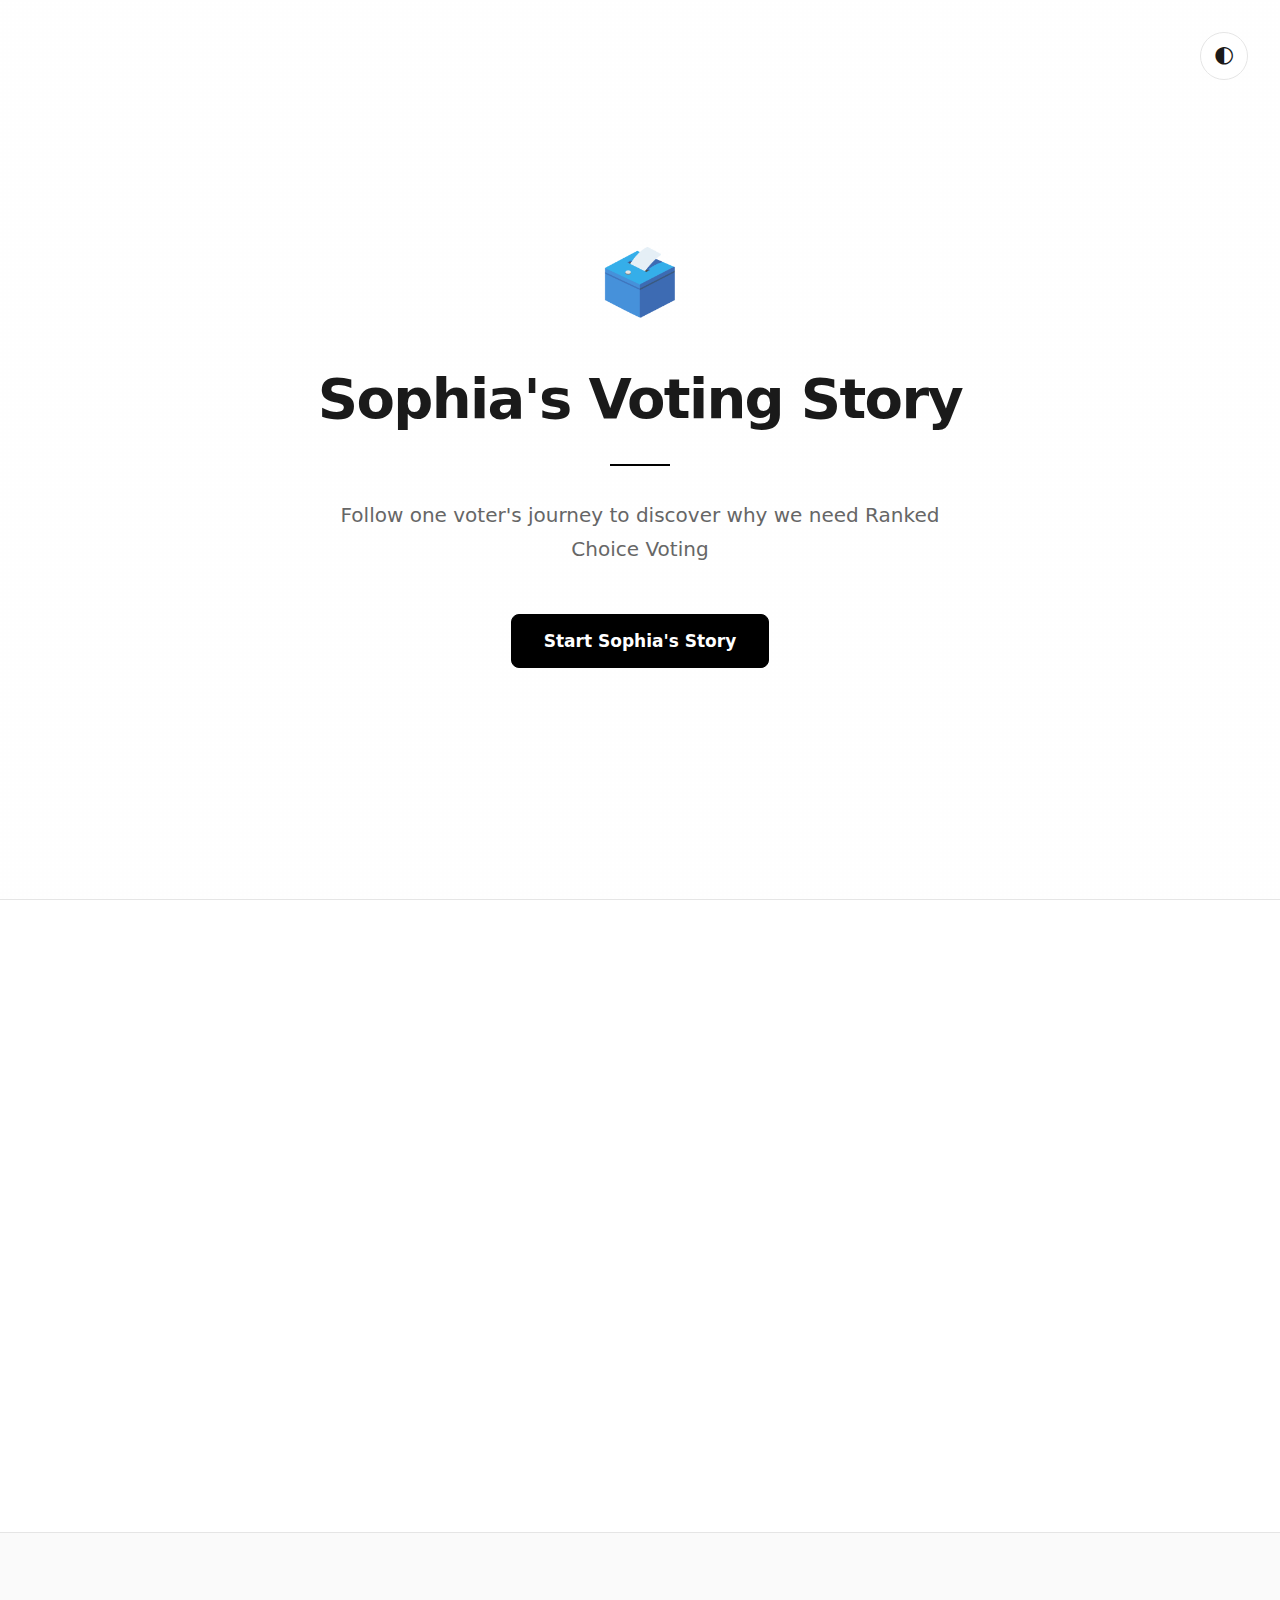
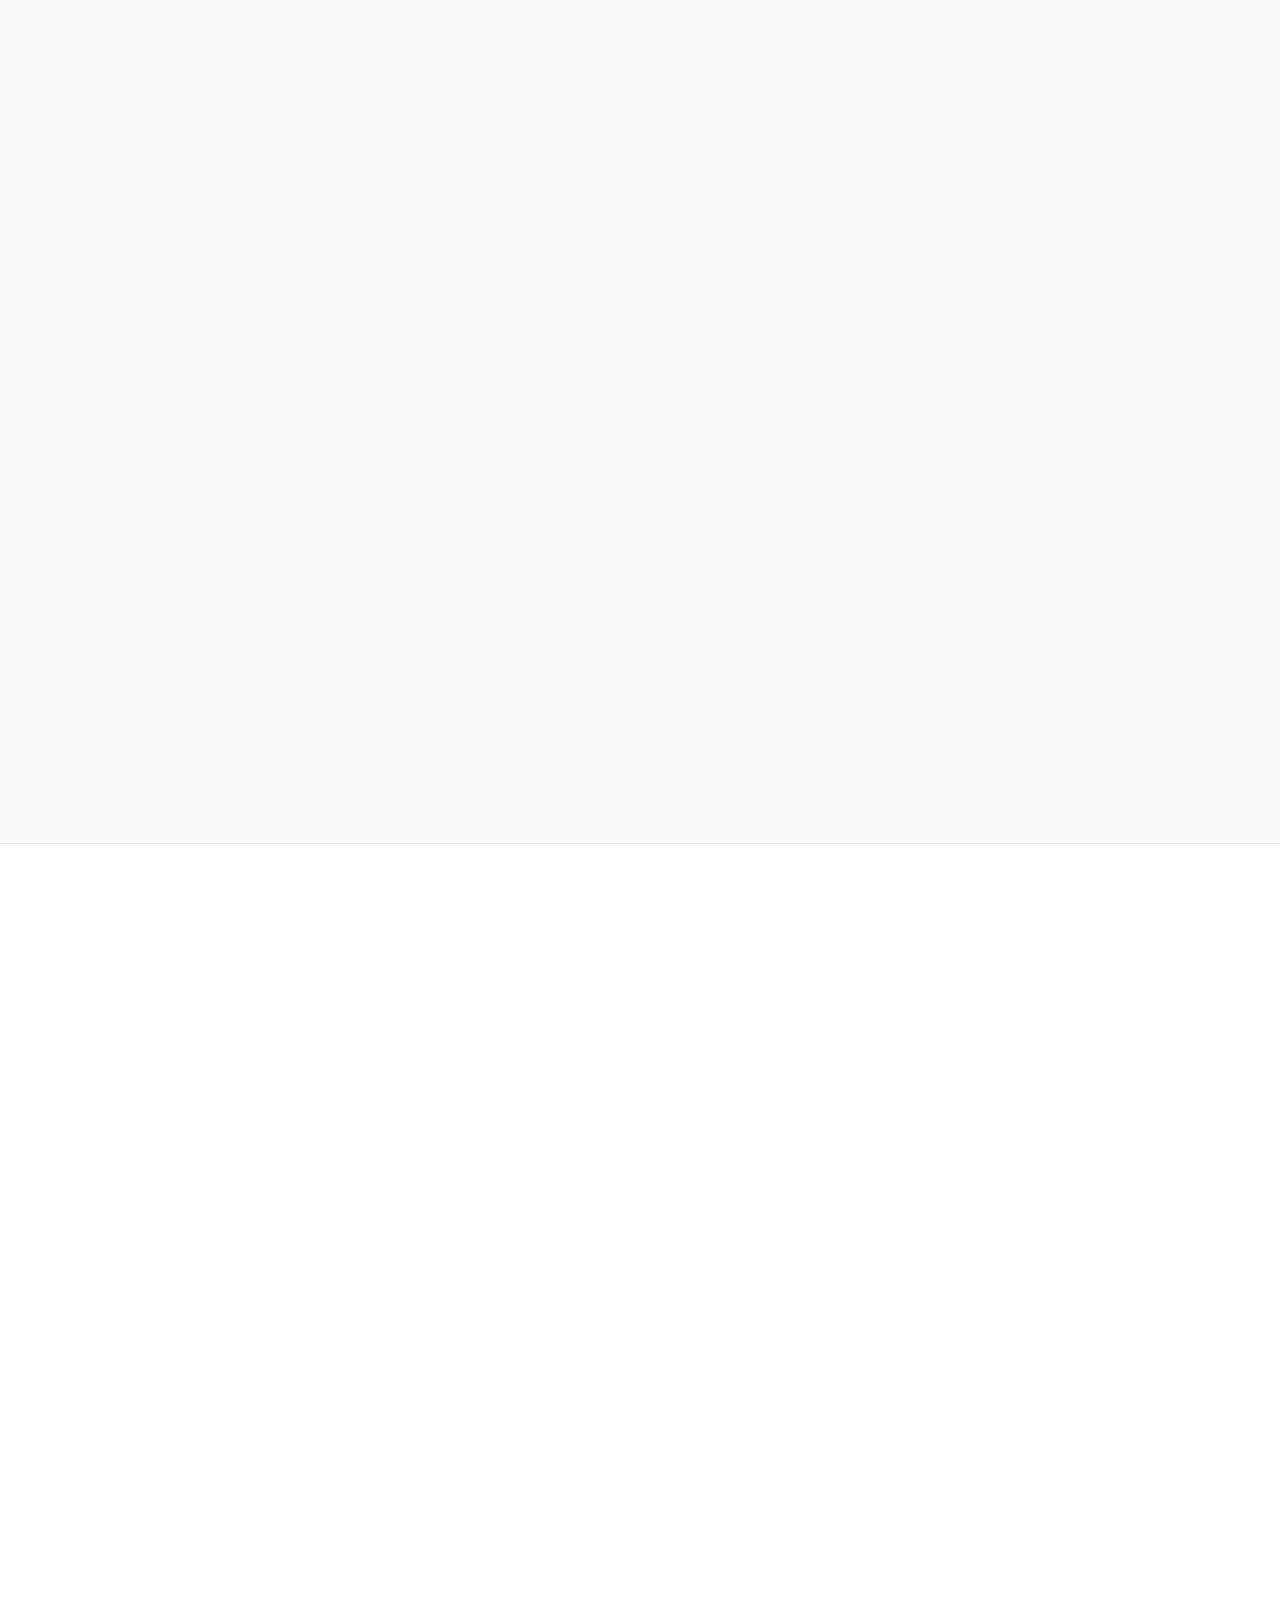
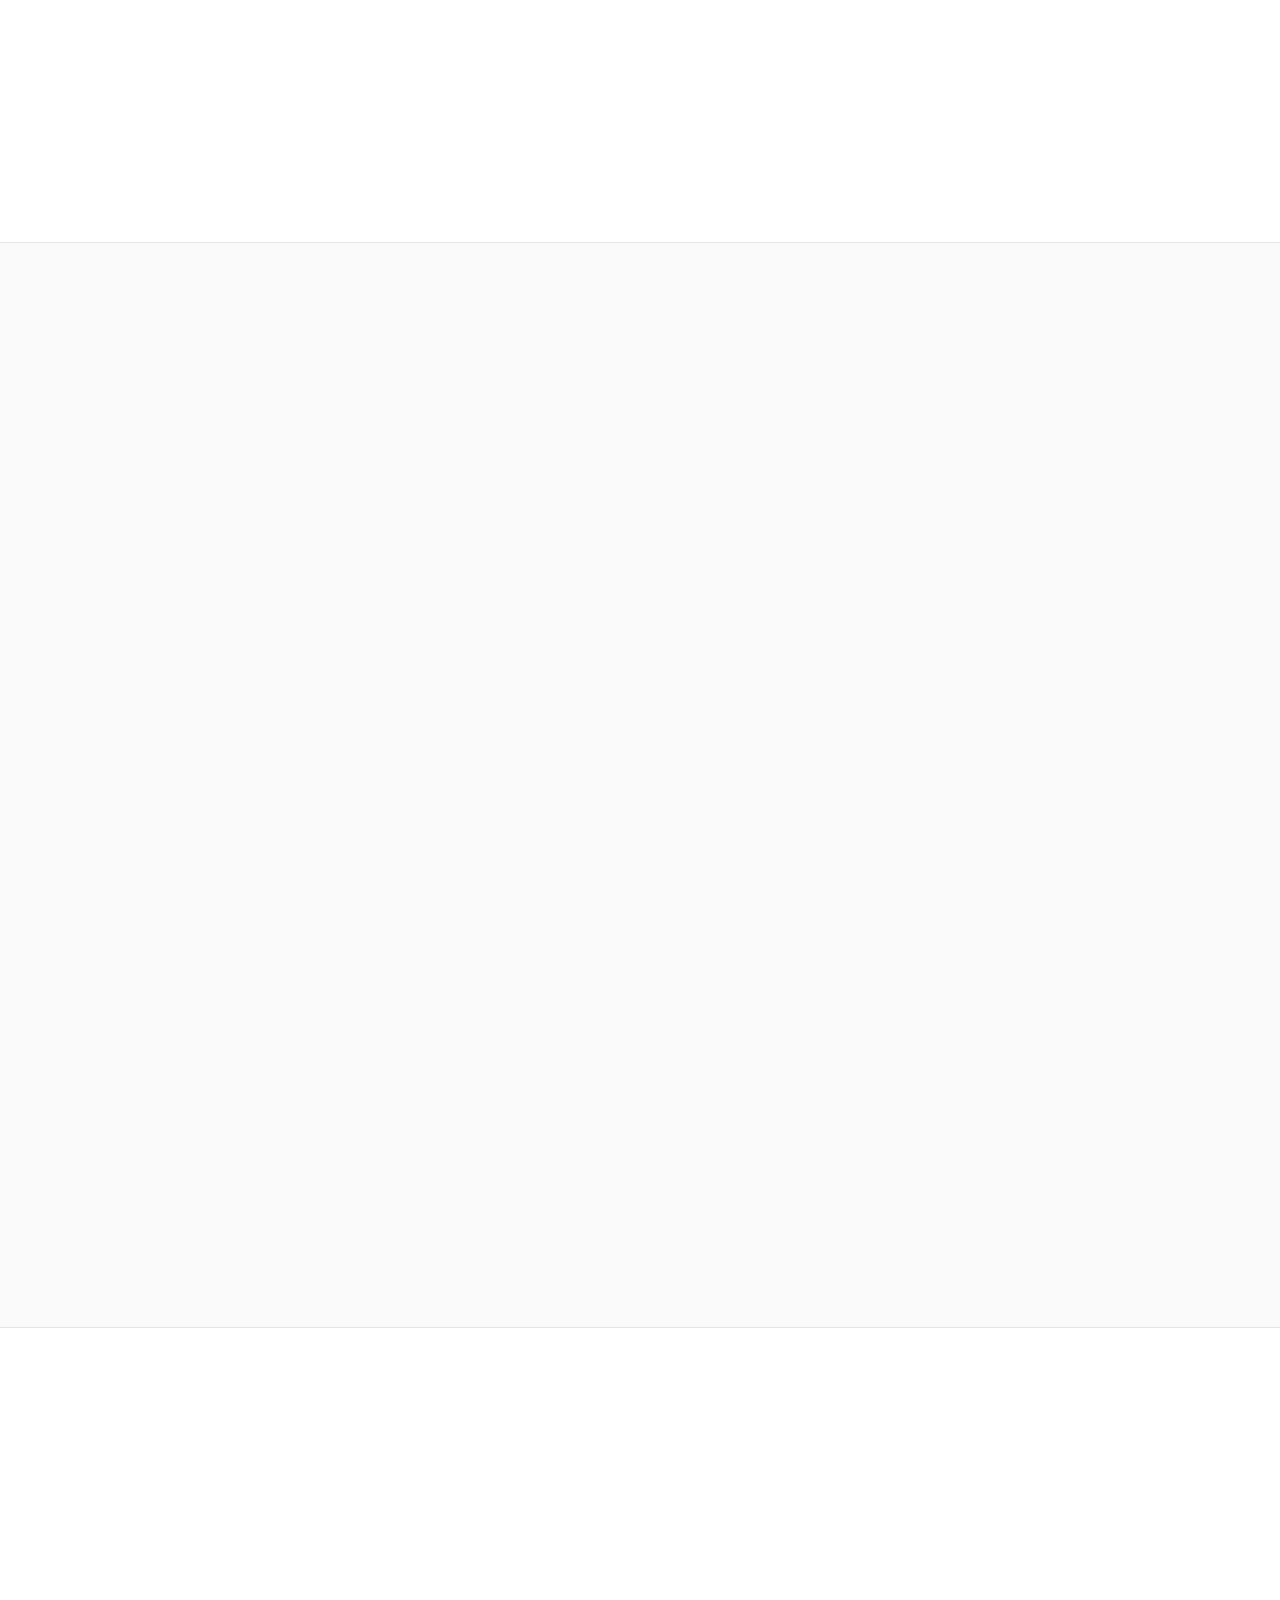
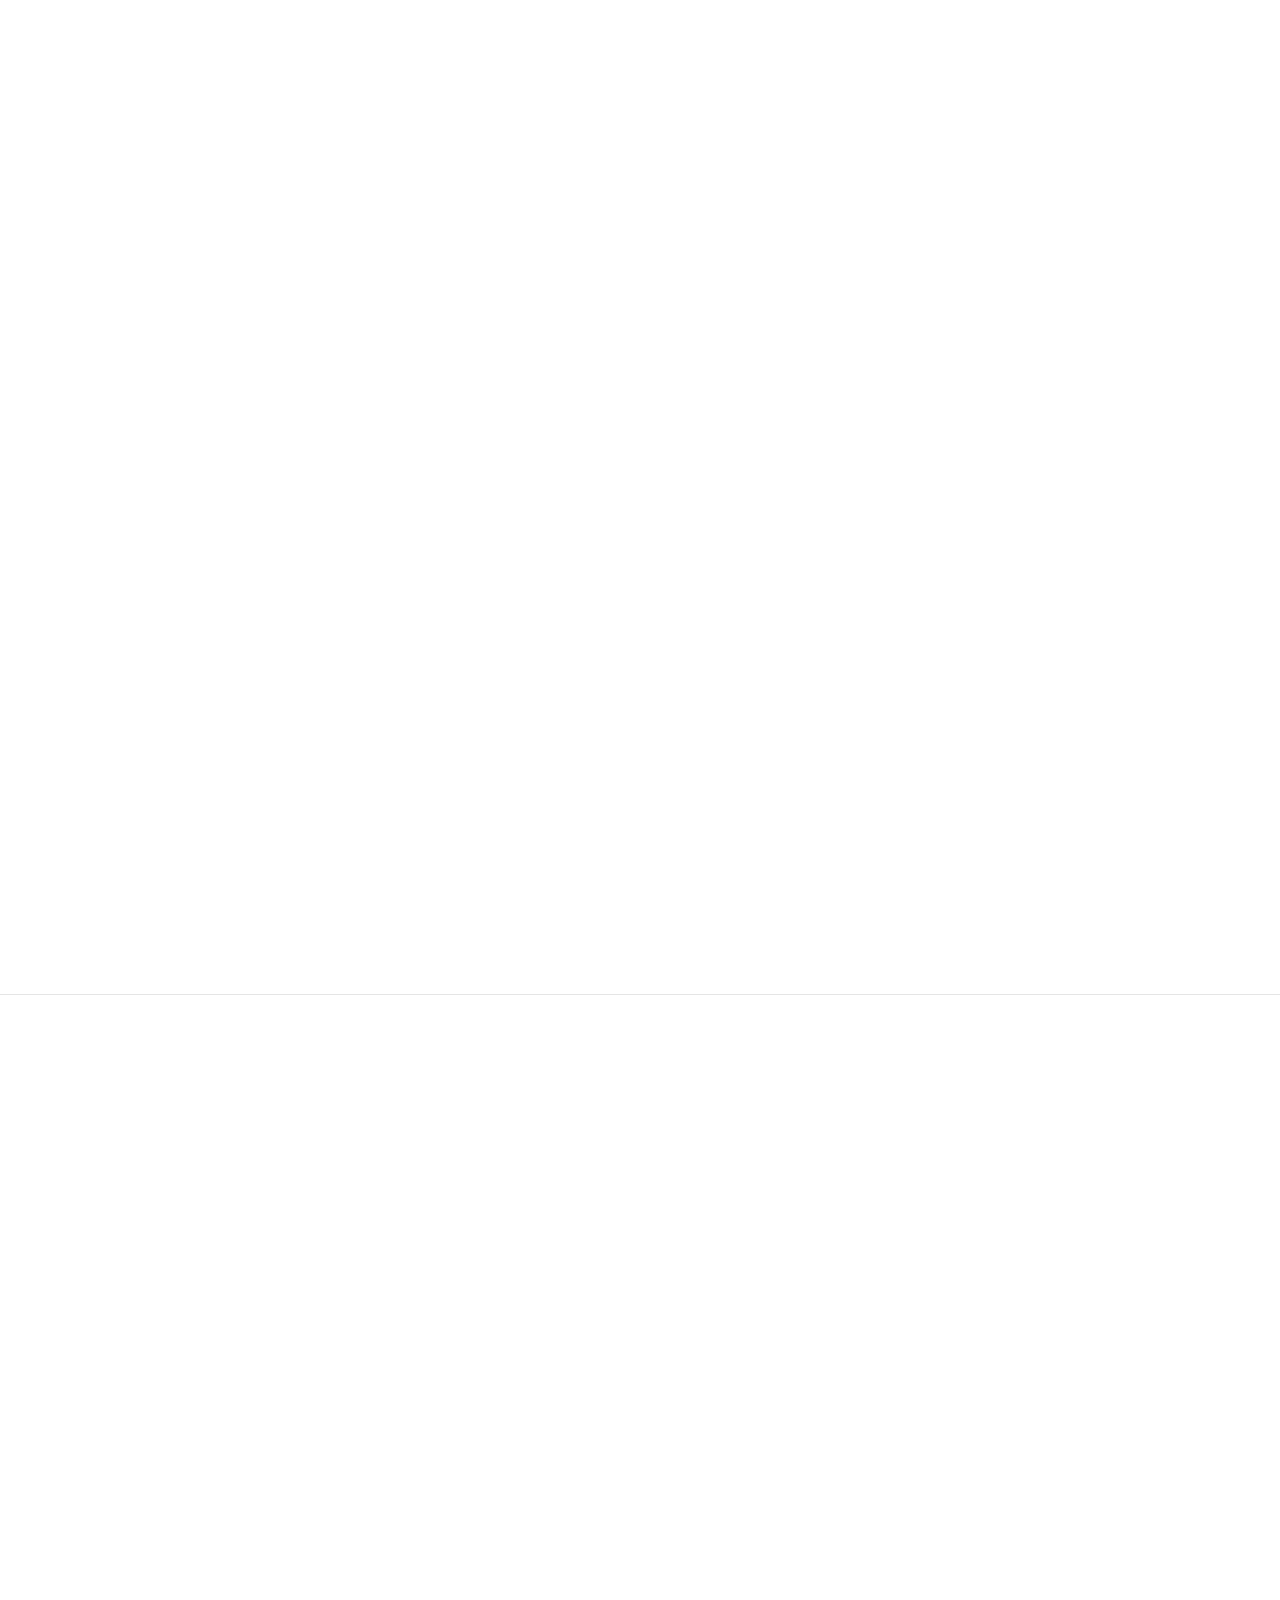
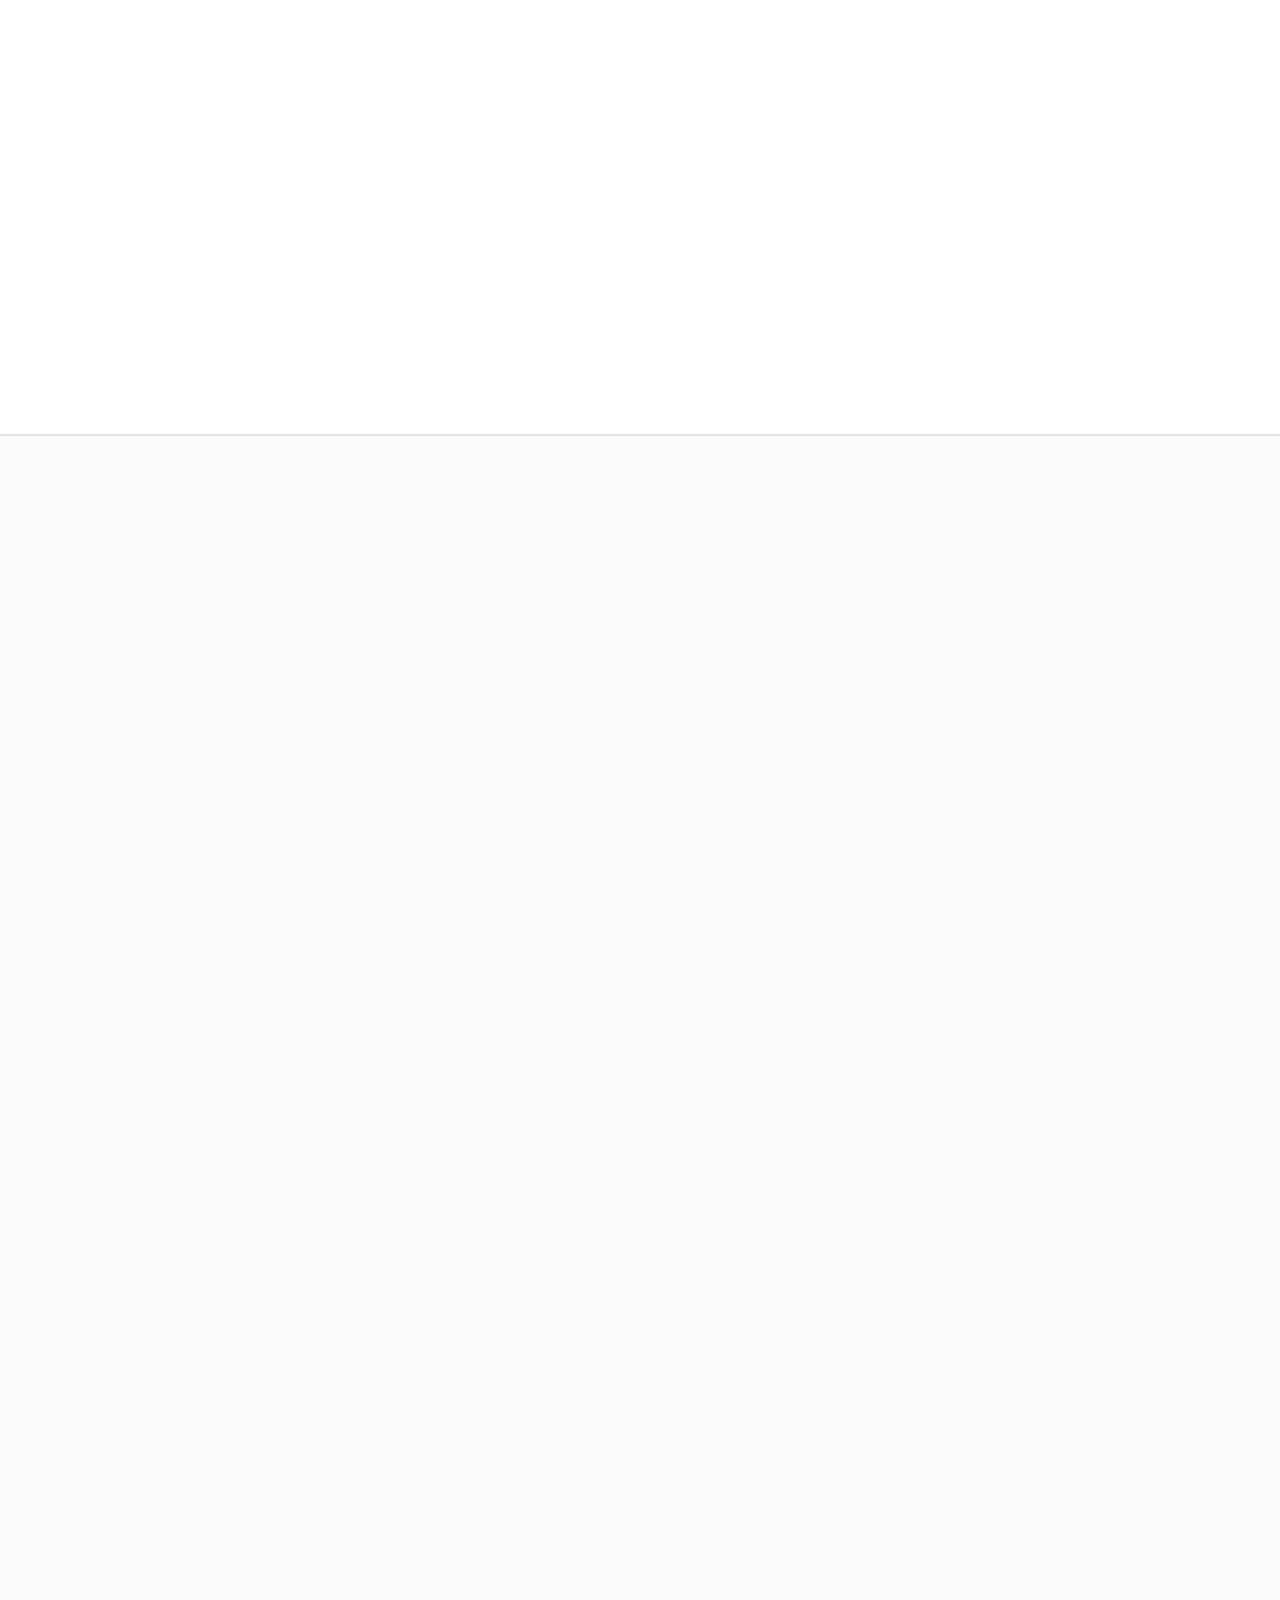
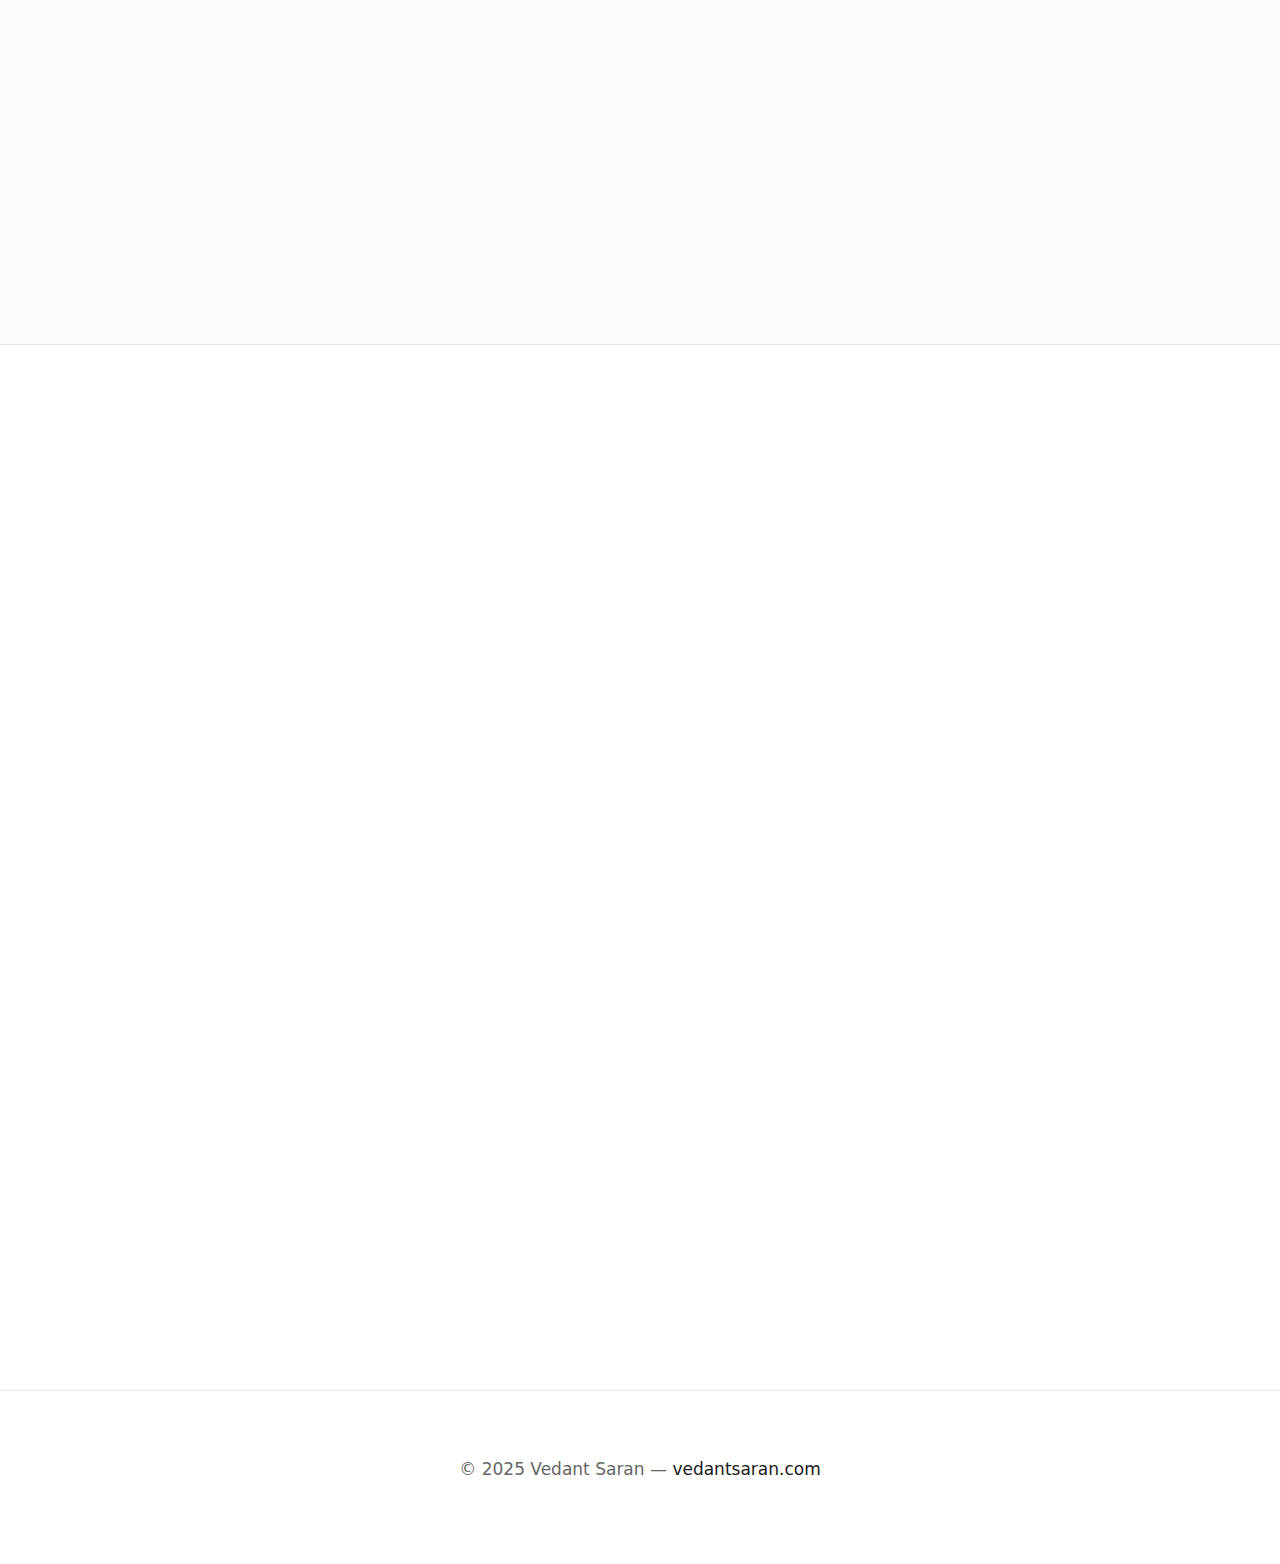
<file: index.html>
<!DOCTYPE html>
<html lang="en">
<head>
    <meta charset="UTF-8">
    <meta name="viewport" content="width=device-width, initial-scale=1.0">
    <meta name="description" content="Follow Sophia's journey to understand Ranked Choice Voting and why it's better than our current system.">
    <meta name="theme-color" content="#0061ff">
    <link rel="canonical" href="https://yourdomain.com/rcv-explained">
    <title>Sophia's Voting Story - RCV Explained</title>
    <link rel="stylesheet" href="styles.css">
</head>
<body>
    <header class="hero">
        <div class="hero-content">
            <button id="theme" aria-label="Toggle dark mode">🌓</button>
            <div class="hero-icon">🗳️</div>
            <h1>Sophia's Voting Story</h1>
            <div class="hero-divider"></div>
            <p>Follow one voter's journey to discover why we need Ranked Choice Voting</p>
            <button class="cta-button" onclick="document.getElementById('story').scrollIntoView({behavior: 'smooth'})">
                Start Sophia's Story
            </button>
        </div>
    </header>

    <section id="story" class="story-section">
        <div class="container">
            <div class="story-card reveal">
                <div class="character">👩‍💼</div>
                <h2>Meet Sophia</h2>
                <p class="story-text">Sophia's first mayoral race has two progressives she likes—<strong>Maria Chen</strong> (her <em>favorite</em>) and <strong>Alex Johnson</strong> (a close second)—plus establishment candidate <strong>Robert Smith</strong>.</p>
            </div>
        </div>
    </section>

    <section class="story-section problem">
        <div class="container">
            <div class="story-card reveal">
                <div class="character">😟</div>
                <h2>The Dilemma</h2>
                <p class="story-text">Friends warn: "A vote for Maria helps Robert! Choose Alex instead."</p>
                <div class="dilemma-table">
                    <table>
                        <thead>
                            <tr>
                                <th>Option</th>
                                <th>Upside</th>
                                <th>Downside</th>
                            </tr>
                        </thead>
                        <tbody>
                            <tr>
                                <td><strong>Vote Maria</strong></td>
                                <td>True to her #1 pick</td>
                                <td>Might "spoil" the race</td>
                            </tr>
                            <tr>
                                <td><strong>Vote Alex</strong></td>
                                <td>Blocks Robert</td>
                                <td>Sacrifices her top choice</td>
                            </tr>
                            <tr>
                                <td><strong>Stay home</strong></td>
                                <td>Avoids the headache</td>
                                <td>Loses her voice entirely</td>
                            </tr>
                        </tbody>
                    </table>
                </div>
            </div>
        </div>
    </section>

    <section class="story-section">
        <div class="container">
            <div class="story-card reveal">
                <div class="character">📊</div>
                <h2>What Actually Happens</h2>
                <p class="story-text">Sophia decides to vote for Maria, her true favorite. But here's what happens in the election:</p>
                
                <div class="election-results">
                    <div class="candidate-result">
                        <span class="candidate-name">Maria Chen</span>
                        <div class="vote-bar-container">
                            <div class="vote-bar maria" style="width: 15%"></div>
                            <span class="vote-count">15%</span>
                        </div>
                    </div>
                    <div class="candidate-result">
                        <span class="candidate-name">Alex Johnson</span>
                        <div class="vote-bar-container">
                            <div class="vote-bar alex" style="width: 40%"></div>
                            <span class="vote-count">40%</span>
                        </div>
                    </div>
                    <div class="candidate-result">
                        <span class="candidate-name">Robert Smith</span>
                        <div class="vote-bar-container">
                            <div class="vote-bar robert" style="width: 45%"></div>
                            <span class="vote-count">45%</span>
                        </div>
                    </div>
                </div>
                
                <div class="outcome">
                    <h3>🏆 Robert Smith wins with 45%</h3>
                    <p>A majority (55%) preferred a progressive, but the split lets him slip in.</p>
                </div>
            </div>
        </div>
    </section>

    <section class="story-section discovery">
        <div class="container">
            <div class="story-card reveal">
                <div class="character">💡</div>
                <h2>Sophia Discovers RCV</h2>
                <p class="story-text">Sophia learns about Ranked Choice Voting. Instead of choosing just one candidate, she can rank them in order of preference!</p>
                
                <div class="rcv-ballot">
                    <h3>Sophia's RCV Ballot</h3>
                    <div class="ranking">
                        <div class="rank-item">
                            <span class="rank-number">1</span>
                            <span class="candidate-name">Maria Chen</span>
                        </div>
                        <div class="rank-item">
                            <span class="rank-number">2</span>
                            <span class="candidate-name">Alex Johnson</span>
                        </div>
                        <div class="rank-item">
                            <span class="rank-number">3</span>
                            <span class="candidate-name">Robert Smith</span>
                        </div>
                    </div>
                </div>
            </div>
        </div>
    </section>

    <section class="story-section">
        <div class="container">
            <div class="story-card reveal">
                <div class="character">🔍</div>
                <h2>How RCV Counts Votes</h2>
                <p class="story-text">Here's what happens when the same votes are counted using RCV:</p>
                
                <div class="rcv-rounds">
                    <div class="round">
                        <h4>Round 1: First Choices</h4>
                        <div class="vote-breakdown">
                            <div class="vote-group">
                                <span>Maria: 15 votes</span>
                                <div class="vote-bar maria" style="width: 15%"></div>
                            </div>
                            <div class="vote-group">
                                <span>Alex: 40 votes</span>
                                <div class="vote-bar alex" style="width: 40%"></div>
                            </div>
                            <div class="vote-group">
                                <span>Robert: 45 votes</span>
                                <div class="vote-bar robert" style="width: 45%"></div>
                            </div>
                        </div>
                        <p>No one has 50% yet, so Maria (with the fewest votes) is eliminated.</p>
                    </div>
                    
                    <div class="round">
                        <h4>Round 2: Maria's votes transfer</h4>
                        <div class="vote-breakdown">
                            <div class="vote-group">
                                <span>Alex: 40 + 15 = 55 votes</span>
                                <div class="vote-bar alex" style="width: 55%"></div>
                            </div>
                            <div class="vote-group">
                                <span>Robert: 45 votes</span>
                                <div class="vote-bar robert" style="width: 45%"></div>
                            </div>
                        </div>
                        <p><strong>🏆 Alex wins with 55%!</strong></p>
                    </div>
                </div>
            </div>
        </div>
    </section>

    <section class="story-section">
        <div class="container">
            <div class="story-card reveal">
                <div class="character">🎉</div>
                <h2>Sophia's Happy Ending</h2>
                <p class="story-text">With RCV, Sophia can:</p>
                <div class="benefits-list">
                    <div class="benefit-item">
                        <span class="benefit-icon">✅</span>
                        <span>Vote your <strong>true favorite</strong> without fear.</span>
                    </div>
                    <div class="benefit-item">
                        <span class="benefit-icon">✅</span>
                        <span>Your <strong>next choice counts</strong> if the first is out.</span>
                    </div>
                    <div class="benefit-item">
                        <span class="benefit-icon">✅</span>
                        <span>The winner must cross 50%—no minority victories.</span>
                    </div>
                    <div class="benefit-item">
                        <span class="benefit-icon">✅</span>
                        <span>The "spoiler effect" disappears.</span>
                    </div>
                </div>
            </div>
        </div>
    </section>

    <section class="interactive-section">
        <div class="container">
            <div class="story-card reveal">
                <div class="character">🎮</div>
                <h2>Try It Yourself</h2>
                <p class="story-text">Create your own election scenario and see how RCV works!</p>
                
                <div class="controls">
                    <label class="control-group">
                        Number of voters
                        <input type="range" min="5" max="50" value="10" id="votersRange">
                        <output id="votersOut">10</output>
                    </label>
                    <button id="randomize" aria-label="Generate random ballots">Generate Random Ballots</button>
                </div>

                <div id="ballots" class="ballot-grid reveal"></div>

                <button id="runBtn" aria-label="Run election simulation">Run Election</button>
                <div id="rounds" class="reveal"></div>
            </div>
        </div>
    </section>

    <section class="story-section">
        <div class="container">
            <div class="story-card reveal">
                <div class="character">🌍</div>
                <h2>Real Stories Like Sophia's</h2>
                <p class="story-text">Sophia's story isn't unique. Here are real places where RCV has made voting better:</p>
                
                <div class="real-examples">
                    <div class="example">
                        <h3>Maine 2020</h3>
                        <p>Higher turnout; smooth ranking for president.</p>
                    </div>
                    <div class="example">
                        <h3>NYC 2021</h3>
                        <p>Consensus mayor after transfers.</p>
                    </div>
                    <div class="example">
                        <h3>Australia</h3>
                        <p>Century-long use; broad satisfaction, fewer extremists.</p>
                    </div>
                </div>
            </div>
        </div>
    </section>

    <footer>
        <div class="container">
            <p>&copy; 2025 Vedant Saran — <a href="https://vedantsaran.com" target="_blank" rel="noopener">vedantsaran.com</a></p>
        </div>
    </footer>

    <script src="script.js"></script>
</body>
</html>
</file>
<file: styles.css>
/* Minimalist Design System */
:root {
  /* Light theme - Clean, minimal colors */
  --clr-bg: #ffffff;
  --clr-bg-secondary: #fafafa;
  --clr-accent: #000000;
  --clr-accent-light: #333333;
  --clr-text: #1a1a1a;
  --clr-text-muted: #666666;
  --clr-text-light: #999999;
  --clr-border: #e5e5e5;
  --clr-maria: #2563eb;
  --clr-alex: #059669;
  --clr-robert: #dc2626;
  --radius: 8px;
  --spacing-xs: 0.5rem;
  --spacing-sm: 1rem;
  --spacing-md: 2rem;
  --spacing-lg: 4rem;
  --spacing-xl: 6rem;
  --shadow-sm: 0 1px 2px rgba(0,0,0,0.04);
  --shadow-md: 0 2px 8px rgba(0,0,0,0.08);
  --transition: all 0.2s ease;
}

[data-theme="dark"] {
  --clr-bg: #0a0a0a;
  --clr-bg-secondary: #111111;
  --clr-accent: #ffffff;
  --clr-accent-light: #e5e5e5;
  --clr-text: #f5f5f5;
  --clr-text-muted: #a3a3a3;
  --clr-text-light: #737373;
  --clr-border: #262626;
  --clr-maria: #3b82f6;
  --clr-alex: #10b981;
  --clr-robert: #ef4444;
}

/* Base Styles */
* {
  box-sizing: border-box;
  margin: 0;
  padding: 0;
}

body {
  font-family: -apple-system, BlinkMacSystemFont, 'Segoe UI', 'Inter', system-ui, sans-serif;
  background: var(--clr-bg);
  color: var(--clr-text);
  line-height: 1.6;
  transition: background-color 0.2s ease, color 0.2s ease;
  -webkit-font-smoothing: antialiased;
  -moz-osx-font-smoothing: grayscale;
}

html {
  scroll-behavior: smooth;
}

/* Layout */
.container {
  max-width: 800px;
  margin: 0 auto;
  padding: 0 var(--spacing-md);
}

h1, h2, h3, h4 {
  font-weight: 700;
  line-height: 1.2;
  margin: 0 0 var(--spacing-sm) 0;
  color: var(--clr-text);
}

h1 {
  font-size: clamp(2rem, 5vw, 3.5rem);
  font-weight: 800;
  letter-spacing: -0.03em;
}

h2 {
  font-size: clamp(1.5rem, 4vw, 2.25rem);
  font-weight: 700;
  letter-spacing: -0.02em;
}

h3 {
  font-size: clamp(1.25rem, 3vw, 1.5rem);
  font-weight: 600;
}

p {
  margin: 0 0 var(--spacing-sm) 0;
  color: var(--clr-text-muted);
  font-size: 1.0625rem;
  line-height: 1.7;
}

/* Hero Section - Minimalist */
.hero {
  position: relative;
  min-height: 100vh;
  display: flex;
  align-items: center;
  justify-content: center;
  text-align: center;
  background: var(--clr-bg);
  color: var(--clr-text);
  padding: var(--spacing-lg) var(--spacing-sm);
  border-bottom: 1px solid var(--clr-border);
}

.hero::before {
  content: '';
  position: absolute;
  top: 0;
  left: 0;
  right: 0;
  bottom: 0;
  background-image: 
    repeating-linear-gradient(0deg, transparent, transparent 2px, var(--clr-border) 2px, var(--clr-border) 4px),
    repeating-linear-gradient(90deg, transparent, transparent 2px, var(--clr-border) 2px, var(--clr-border) 4px);
  background-size: 40px 40px;
  opacity: 0.03;
  pointer-events: none;
}

.hero-content {
  position: relative;
  z-index: 2;
  max-width: 700px;
}

.hero-icon {
  font-size: 4rem;
  margin-bottom: var(--spacing-md);
  display: block;
  opacity: 0.8;
  animation: fadeInDown 0.6s ease-out;
}

@keyframes fadeInDown {
  from {
    opacity: 0;
    transform: translateY(-20px);
  }
  to {
    opacity: 0.8;
    transform: translateY(0);
  }
}

.hero-divider {
  width: 60px;
  height: 2px;
  background: var(--clr-accent);
  margin: var(--spacing-md) auto;
  animation: fadeInScale 0.8s ease-out 0.2s both;
}

@keyframes fadeInScale {
  from {
    opacity: 0;
    transform: scaleX(0);
  }
  to {
    opacity: 1;
    transform: scaleX(1);
  }
}

.hero h1 {
  margin-bottom: var(--spacing-sm);
  color: var(--clr-text);
  animation: fadeInUp 0.6s ease-out 0.1s both;
}

@keyframes fadeInUp {
  from {
    opacity: 0;
    transform: translateY(20px);
  }
  to {
    opacity: 1;
    transform: translateY(0);
  }
}

.hero p {
  font-size: clamp(1rem, 2vw, 1.25rem);
  margin-bottom: var(--spacing-md);
  color: var(--clr-text-muted);
  font-weight: 400;
  animation: fadeInUp 0.6s ease-out 0.3s both;
  max-width: 600px;
  margin-left: auto;
  margin-right: auto;
}

.hero-illustration {
  display: none;
}

.wave {
  display: none;
}

/* Theme Toggle - Minimal */
#theme {
  position: fixed;
  top: var(--spacing-md);
  right: var(--spacing-md);
  background: var(--clr-bg);
  border: 1px solid var(--clr-border);
  color: var(--clr-text);
  padding: 0.75rem;
  border-radius: 50%;
  cursor: pointer;
  font-size: 1.25rem;
  transition: var(--transition);
  z-index: 1000;
  width: 48px;
  height: 48px;
  display: flex;
  align-items: center;
  justify-content: center;
}

#theme:hover {
  background: var(--clr-bg-secondary);
  border-color: var(--clr-text);
}

/* Buttons - Minimal */
button {
  cursor: pointer;
  background: var(--clr-accent);
  color: var(--clr-bg);
  border: 1px solid var(--clr-accent);
  padding: 0.875rem 1.75rem;
  border-radius: var(--radius);
  transition: var(--transition);
  font-size: 1rem;
  font-weight: 500;
  font-family: inherit;
}

button:hover {
  background: var(--clr-bg);
  color: var(--clr-accent);
}

button:active {
  opacity: 0.8;
}

.cta-button {
  background: var(--clr-accent);
  color: var(--clr-bg);
  font-size: 1.0625rem;
  padding: 1rem 2rem;
  font-weight: 600;
  animation: fadeInUp 0.6s ease-out 0.4s both;
  margin-top: var(--spacing-sm);
}

.cta-button:hover {
  background: var(--clr-bg);
  color: var(--clr-accent);
}

/* Ripple Effect */
.ripple {
  position: absolute;
  border-radius: 50%;
  background: rgba(0, 0, 0, 0.1);
  transform: scale(0);
  animation: rip 0.4s linear;
  pointer-events: none;
}

[data-theme="dark"] .ripple {
  background: rgba(255, 255, 255, 0.1);
}

@keyframes rip {
  to {
    transform: scale(4);
    opacity: 0;
  }
}

/* Story Sections - Clean */
.story-section {
  padding: var(--spacing-xl) 0;
  text-align: center;
  border-bottom: 1px solid var(--clr-border);
}

.story-section:last-of-type {
  border-bottom: none;
}

.story-section.problem {
  background: var(--clr-bg-secondary);
}

.story-section.discovery {
  background: var(--clr-bg-secondary);
}

.story-card {
  background: var(--clr-bg);
  padding: var(--spacing-lg) var(--spacing-md);
  border-radius: var(--radius);
  border: 1px solid var(--clr-border);
  transition: var(--transition);
  max-width: 700px;
  margin: 0 auto;
  text-align: left;
}

.story-card:hover {
  border-color: var(--clr-text);
}

.character {
  font-size: 3.5rem;
  margin-bottom: var(--spacing-md);
  display: block;
  text-align: center;
}

.story-text {
  font-size: 1.125rem;
  line-height: 1.8;
  margin-bottom: var(--spacing-md);
  text-align: left;
  color: var(--clr-text);
}

/* Dilemma Table - Minimal */
.dilemma-table {
  margin: var(--spacing-md) 0;
  overflow-x: auto;
  border: 1px solid var(--clr-border);
  border-radius: var(--radius);
}

.dilemma-table table {
  width: 100%;
  border-collapse: collapse;
  background: var(--clr-bg);
}

.dilemma-table th {
  background: var(--clr-bg-secondary);
  color: var(--clr-text);
  padding: var(--spacing-sm) var(--spacing-md);
  text-align: left;
  font-weight: 600;
  font-size: 0.9375rem;
  text-transform: uppercase;
  letter-spacing: 0.05em;
  border-bottom: 1px solid var(--clr-border);
}

.dilemma-table td {
  padding: var(--spacing-sm) var(--spacing-md);
  border-bottom: 1px solid var(--clr-border);
}

.dilemma-table tr:last-child td {
  border-bottom: none;
}

.dilemma-table tr:hover {
  background: var(--clr-bg-secondary);
}

/* Election Results - Clean */
.election-results {
  margin: var(--spacing-md) 0;
  text-align: left;
}

.candidate-result {
  display: flex;
  align-items: center;
  margin: var(--spacing-md) 0;
  gap: var(--spacing-md);
}

.candidate-name {
  min-width: 140px;
  font-weight: 600;
  color: var(--clr-text);
  font-size: 1.0625rem;
}

.vote-bar-container {
  flex: 1;
  display: flex;
  align-items: center;
  gap: var(--spacing-md);
}

.vote-bar {
  height: 32px;
  border-radius: var(--radius);
  transition: width 0.6s ease;
  border: 1px solid var(--clr-border);
}

.vote-bar.maria {
  background: var(--clr-maria);
  border-color: var(--clr-maria);
}

.vote-bar.alex {
  background: var(--clr-alex);
  border-color: var(--clr-alex);
}

.vote-bar.robert {
  background: var(--clr-robert);
  border-color: var(--clr-robert);
}

.vote-count {
  font-weight: 600;
  color: var(--clr-text);
  min-width: 3.5rem;
  font-size: 1rem;
}

.outcome {
  background: var(--clr-bg-secondary);
  padding: var(--spacing-md);
  border-radius: var(--radius);
  margin: var(--spacing-md) 0;
  border-left: 3px solid var(--clr-robert);
}

.outcome h3 {
  color: var(--clr-robert);
  margin-bottom: var(--spacing-xs);
}

/* RCV Ballot - Minimal */
.rcv-ballot {
  background: var(--clr-bg-secondary);
  padding: var(--spacing-md);
  border-radius: var(--radius);
  margin: var(--spacing-md) 0;
  text-align: left;
  border: 1px solid var(--clr-border);
}

.rcv-ballot h3 {
  text-align: center;
  margin-bottom: var(--spacing-md);
  color: var(--clr-text);
}

.ranking {
  display: flex;
  flex-direction: column;
  gap: var(--spacing-sm);
}

.rank-item {
  display: flex;
  align-items: center;
  gap: var(--spacing-md);
  padding: var(--spacing-md);
  background: var(--clr-bg);
  border-radius: var(--radius);
  border: 1px solid var(--clr-border);
  transition: var(--transition);
}

.rank-item:hover {
  border-color: var(--clr-text);
}

.rank-number {
  width: 2rem;
  height: 2rem;
  background: var(--clr-accent);
  color: var(--clr-bg);
  border-radius: 50%;
  display: flex;
  align-items: center;
  justify-content: center;
  font-weight: 700;
  font-size: 0.875rem;
  flex-shrink: 0;
}

/* RCV Rounds - Clean */
.rcv-rounds {
  text-align: left;
}

.round {
  background: var(--clr-bg-secondary);
  padding: var(--spacing-md);
  border-radius: var(--radius);
  margin: var(--spacing-md) 0;
  border: 1px solid var(--clr-border);
}

.round h4 {
  color: var(--clr-text);
  margin-bottom: var(--spacing-md);
  text-align: center;
  font-size: 1.25rem;
}

.vote-breakdown {
  margin: var(--spacing-md) 0;
}

.vote-group {
  display: flex;
  align-items: center;
  margin: var(--spacing-sm) 0;
  gap: var(--spacing-md);
}

.vote-group span {
  min-width: 180px;
  font-weight: 500;
  color: var(--clr-text);
  font-size: 1rem;
}

/* Benefits List - Minimal */
.benefits-list {
  text-align: left;
  margin: var(--spacing-md) 0;
}

.benefit-item {
  display: flex;
  align-items: center;
  gap: var(--spacing-md);
  margin: var(--spacing-sm) 0;
  padding: var(--spacing-md);
  background: var(--clr-bg-secondary);
  border-radius: var(--radius);
  border: 1px solid var(--clr-border);
  transition: var(--transition);
}

.benefit-item:hover {
  border-color: var(--clr-text);
}

.benefit-icon {
  font-size: 1.25rem;
  flex-shrink: 0;
}

/* Interactive Section - Clean */
.interactive-section {
  background: var(--clr-bg-secondary);
  padding: var(--spacing-xl) 0;
  border-top: 1px solid var(--clr-border);
  border-bottom: 1px solid var(--clr-border);
}

/* Controls - Minimal */
.controls {
  display: flex;
  flex-wrap: wrap;
  gap: var(--spacing-md);
  align-items: center;
  justify-content: center;
  margin: var(--spacing-md) 0;
  padding: var(--spacing-md);
  background: var(--clr-bg);
  border-radius: var(--radius);
  border: 1px solid var(--clr-border);
}

.control-group {
  display: flex;
  align-items: center;
  gap: var(--spacing-sm);
  font-weight: 500;
  color: var(--clr-text);
}

.control-group input[type="range"] {
  width: 200px;
  height: 4px;
  border-radius: 2px;
  background: var(--clr-border);
  outline: none;
  -webkit-appearance: none;
  appearance: none;
}

.control-group input[type="range"]::-webkit-slider-thumb {
  -webkit-appearance: none;
  appearance: none;
  width: 16px;
  height: 16px;
  border-radius: 50%;
  background: var(--clr-accent);
  cursor: pointer;
  border: 2px solid var(--clr-bg);
}

.control-group input[type="range"]::-moz-range-thumb {
  width: 16px;
  height: 16px;
  border-radius: 50%;
  background: var(--clr-accent);
  cursor: pointer;
  border: 2px solid var(--clr-bg);
}

.control-group output {
  font-weight: 600;
  color: var(--clr-text);
  min-width: 2.5rem;
  font-size: 1rem;
}

/* Ballot Grid - Clean */
.ballot-grid {
  display: grid;
  grid-template-columns: repeat(auto-fit, minmax(120px, 1fr));
  gap: var(--spacing-sm);
  margin: var(--spacing-md) 0;
}

.ballot {
  display: flex;
  flex-direction: column;
  gap: 4px;
  padding: var(--spacing-sm);
  border: 1px solid var(--clr-border);
  border-radius: var(--radius);
  background: var(--clr-bg);
  transition: var(--transition);
}

.ballot:hover {
  border-color: var(--clr-text);
}

.ballot span {
  text-align: center;
  border-radius: 4px;
  padding: 0.5rem;
  background: var(--clr-bg-secondary);
  color: var(--clr-text);
  font-size: 0.875rem;
  font-weight: 500;
  border: 1px solid var(--clr-border);
}

/* Rounds Visualization - Minimal */
.round {
  margin: var(--spacing-md) 0;
  padding: var(--spacing-md);
  background: var(--clr-bg);
  border-radius: var(--radius);
  border: 1px solid var(--clr-border);
}

.round h3 {
  margin-bottom: var(--spacing-md);
  color: var(--clr-text);
}

.bar {
  position: relative;
  height: 36px;
  margin: var(--spacing-xs) 0;
  background: var(--clr-bg-secondary);
  border-radius: var(--radius);
  display: flex;
  align-items: center;
  overflow: hidden;
  border: 1px solid var(--clr-border);
}

.bar span {
  padding-left: var(--spacing-sm);
  z-index: 1;
  font-weight: 500;
  color: #ffffff;
  font-size: 0.9375rem;
  position: relative;
}

[data-theme="dark"] .bar span {
  color: #000000;
}

.bar::before {
  content: '';
  position: absolute;
  inset: 0;
  background: var(--clr-accent);
  transform: scaleX(0);
  transform-origin: left;
  transition: transform 0.6s ease;
}

.bar.show::before {
  transform: scaleX(1);
}

/* Real Examples - Clean */
.real-examples {
  display: grid;
  grid-template-columns: repeat(auto-fit, minmax(250px, 1fr));
  gap: var(--spacing-md);
  margin: var(--spacing-md) 0;
}

.example {
  background: var(--clr-bg);
  padding: var(--spacing-md);
  border-radius: var(--radius);
  border: 1px solid var(--clr-border);
  transition: var(--transition);
  text-align: left;
}

.example:hover {
  border-color: var(--clr-text);
}

.example h3 {
  color: var(--clr-text);
  margin-bottom: var(--spacing-xs);
}

/* Reveal Animation - Subtle */
.reveal {
  opacity: 0;
  transform: translateY(20px);
  transition: opacity 0.4s ease, transform 0.4s ease;
}

.reveal.show {
  opacity: 1;
  transform: translateY(0);
}

/* Footer - Minimal */
footer {
  text-align: center;
  border-top: 1px solid var(--clr-border);
  padding: var(--spacing-lg) var(--spacing-sm);
  color: var(--clr-text-muted);
  background: var(--clr-bg);
}

footer a {
  color: var(--clr-text);
  text-decoration: none;
  transition: var(--transition);
  font-weight: 500;
}

footer a:hover {
  color: var(--clr-text-muted);
  text-decoration: underline;
}

/* Responsive Design */
@media (max-width: 768px) {
  .container {
    padding: 0 var(--spacing-sm);
  }
  
  .story-card {
    padding: var(--spacing-md) var(--spacing-sm);
  }
  
  .controls {
    flex-direction: column;
    align-items: stretch;
  }
  
  .control-group {
    justify-content: space-between;
    width: 100%;
  }
  
  .control-group input[type="range"] {
    flex: 1;
    max-width: none;
  }
  
  .ballot-grid {
    grid-template-columns: repeat(auto-fit, minmax(100px, 1fr));
  }
  
  .real-examples {
    grid-template-columns: 1fr;
  }
  
  .candidate-result {
    flex-direction: column;
    align-items: stretch;
    gap: var(--spacing-xs);
  }
  
  .vote-bar-container {
    flex-direction: column;
    align-items: stretch;
    gap: var(--spacing-xs);
  }
  
  .vote-group {
    flex-direction: column;
    align-items: stretch;
    gap: var(--spacing-xs);
  }
  
  .vote-group span {
    min-width: auto;
  }
  
  .rank-item {
    flex-direction: column;
    text-align: center;
    gap: var(--spacing-sm);
  }
  
  #theme {
    top: var(--spacing-sm);
    right: var(--spacing-sm);
  }
  
  .hero {
    min-height: 80vh;
    padding: var(--spacing-md) var(--spacing-sm);
  }
}

/* Accessibility */
@media (prefers-reduced-motion: reduce) {
  * {
    animation-duration: 0.01ms !important;
    animation-iteration-count: 1 !important;
    transition-duration: 0.01ms !important;
  }
}

/* Focus styles */
button:focus,
input:focus {
  outline: 2px solid var(--clr-accent);
  outline-offset: 2px;
}

/* Print styles */
@media print {
  .hero {
    background: white !important;
    color: black !important;
  }
  
  button {
    display: none;
  }
  
  .story-card {
    border: 1px solid #ddd;
  }
}
</file>
